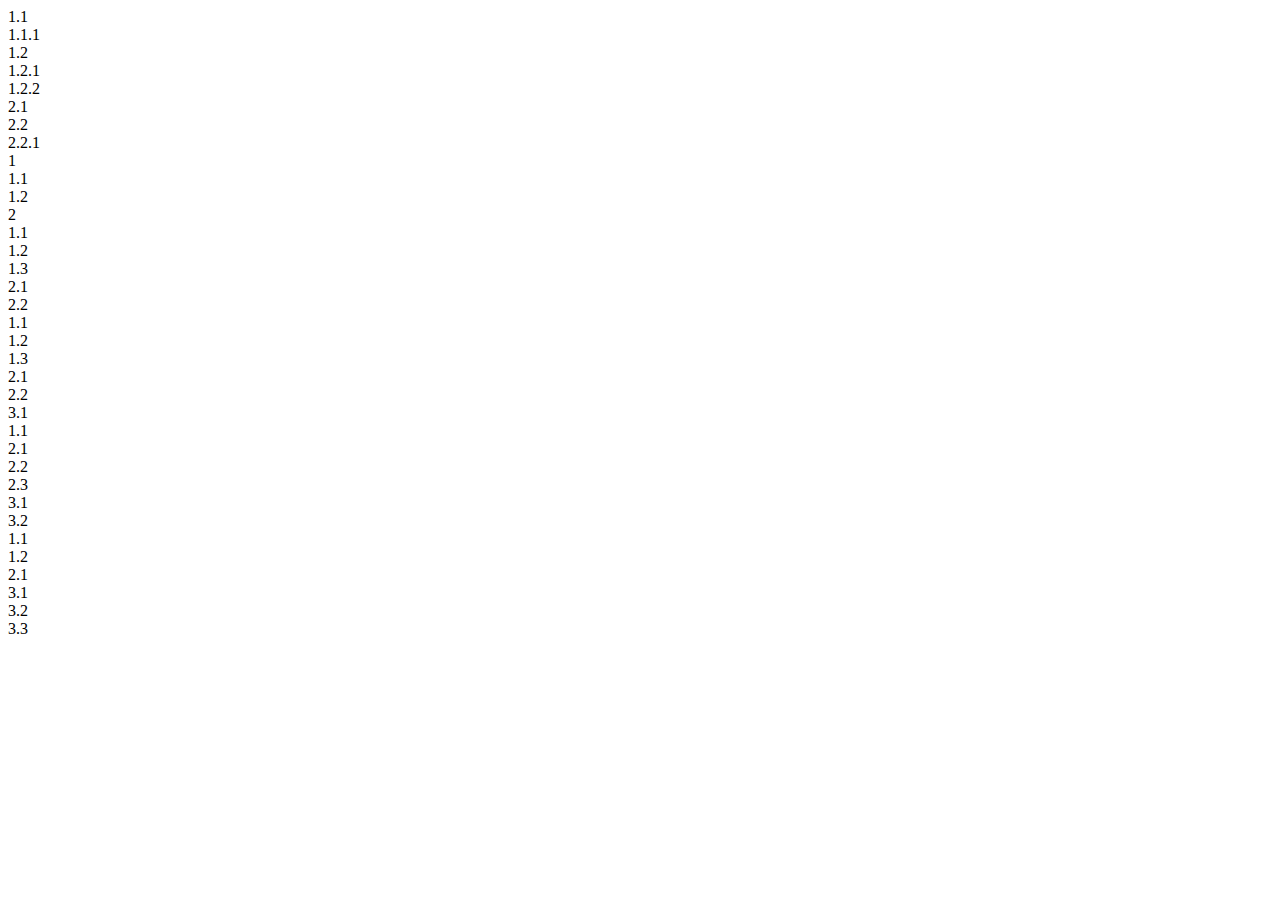
<file: Task-113/task.html>
<!doctype html>
<html>

<head>
    <title>Layout</title>
    <meta name="viewport" content="width=device-width, initial-scale=1.0" />
    <link href="https://cdn.jsdelivr.net/npm/bootstrap@5.0.2/dist/css/bootstrap.min.css" rel="stylesheet"
        integrity="sha384-EVSTQN3/azprG1Anm3QDgpJLIm9Nao0Yz1ztcQTwFspd3yD65VohhpuuCOmLASjC" crossorigin="anonymous" />
</head>

<body>
    <!-- container -->
    <div class="container-fluid text-center">
        <!-- 1st row -->
        <div class="row bg-info p-4 m-4">
            <!-- 1st column -->
            <div class="col bg-secondary">
                <!-- 1st row -->
                <div class="row bg-warning">
                    <!-- 1st column -->
                    <div class="col bg-success p-2">
                        1.1
                    </div>
                    <!-- 2nd column -->
                    <div class="col bg-primary p-2">
                        1.1.1
                    </div>
                </div>
                <!-- 2nd row -->
                <div class="row bg-secondary">
                    <div class="col bg-secondary p-2">
                        1.2
                    </div>
                    <!-- 1st column -->
                    <div class="col bg-success p-2">
                        1.2.1
                    </div>
                    <!-- 2nd column -->
                    <div class="col bg-secondary p-2">
                        1.2.2
                    </div>
                </div>
            </div>
            <!-- 2nd column -->
            <div class="col bg-danger">
                <div class="row bg-danger">
                    <div class="col bg-danger p-2">
                        2.1
                    </div>
                </div>
                <div class="row bg-warning">
                    <div class="col bg-warning p-2">
                        2.2
                    </div>
                    <div class="col bg-primary p-2">
                        2.2.1
                    </div>
                </div>
            </div>
            <!-- 3rd column -->
            <div class="col bg-success">
                <div class="row bg-warning">
                    <div class="col bg-warning p-2">
                        1
                    </div>
                    <div class="col bg-success p-2">
                        1.1
                    </div>
                    <div class="col bg-primary p-2">
                        1.2
                    </div>
                </div>
                <div class="row bg-secondary">
                    <div class="col bg-secondary p-2">
                        2
                    </div>
                </div>
            </div>
        </div>


        <!-- 2nd row -->

        <div class="row bg-info p-4 m-4">
            <!-- 1st column -->
            <div class="col bg-warning">
                <div class="row bg-success">
                    <div class="col bg-success p-2">
                        1.1
                    </div>
                </div>
                <div class="row bg-warning">
                    <div class="col bg-primary p-2">
                        1.2
                    </div>
                </div>
                <div class="row bg-primary">
                    <div class="col bg-secondary p-2">
                        1.3
                    </div>
                </div>
            </div>
            <!-- 2nd column -->
            <div class="col bg-danger">
                <div class="row bg-danger p-3">
                    <div class="col bg-danger p-1">
                        2.1
                    </div>
                </div>
                <div class="row bg-secondary">
                    <div class="col bg-warning p-3">
                        2.2
                    </div>
                </div>
            </div>
        </div>


        <!-- 3rd row -->

        <div class="row bg-info p-4 m-4">
            <!-- 1st column -->
            <div class="col bg-success">
                <!-- 1st row -->
                <div class="row bg-primary">
                    <div class="col bg-warning p-2">
                        1.1
                    </div>
                    <div class="col bg-danger p-2">
                        1.2
                    </div>
                    <div class="col bg-success p-2">
                        1.3
                    </div>
                </div>
                <!-- 2nd row -->
                <div class="row bg-success">
                    <div class="col bg-primary p-2">
                        2.1
                    </div>
                    <div class="col bg-secondary p-2">
                        2.2
                    </div>
                </div>
                <!-- 3rd row -->
                <div class="row bg-danger">
                    <div class="col bg-danger p-2">
                        3.1
                    </div>
                </div>
            </div>
            <!-- 2nd column -->
            <div class="col bg-warning">
                <!-- 1st row -->
                <div class="row bg-danger">
                    <div class="col bg-warning p-2">
                        1.1
                    </div>
                </div>
                <!-- 2nd row -->
                <div class="row bg-primary">
                    <div class="col bg-primary p-2">
                        2.1
                    </div>
                    <div class="col bg-danger p-2">
                        2.2
                    </div>
                    <div class="col bg-success p-2">
                        2.3
                    </div>
                </div>
                <!-- 3rd row -->
                <div class="row bg-success">
                    <div class="col bg-success p-2">
                        3.1
                    </div>
                    <div class="col bg-secondary p-2">
                        3.2
                    </div>
                </div>
            </div>
            <div class="col bg-danger">
                <!-- 3rd column -->
                <div class="col bg-primary">
                    <!-- 1st row -->
                    <div class="row bg-success">
                        <div class="col bg-primary p-2">
                            1.1
                        </div>
                        <div class="col bg-secondary p-2">
                            1.2
                        </div>
                    </div>
                    <!-- 2nd row -->
                    <div class="row bg-danger">
                        <div class="col bg-danger p-2">
                            2.1
                        </div>
                    </div>
                    <!-- 3rd row -->
                    <div class="row bg-primary">
                        <div class="col bg-warning p-2">
                            3.1
                        </div>
                        <div class="col bg-primary p-2">
                            3.2
                        </div>
                        <div class="col bg-success p-2">
                            3.3
                        </div>
                    </div>
                </div>
            </div>
        </div>
        <script src="https://cdn.jsdelivr.net/npm/bootstrap@5.0.2/dist/js/bootstrap.bundle.min.js"
            integrity="sha384-MrcW6ZMFYlzcLA8Nl+NtUVF0sA7MsXsP1UyJoMp4YLEuNSfAP+JcXn/tWtIaxVXM"
            crossorigin="anonymous">
        </script>
</body>

</html>
</file>
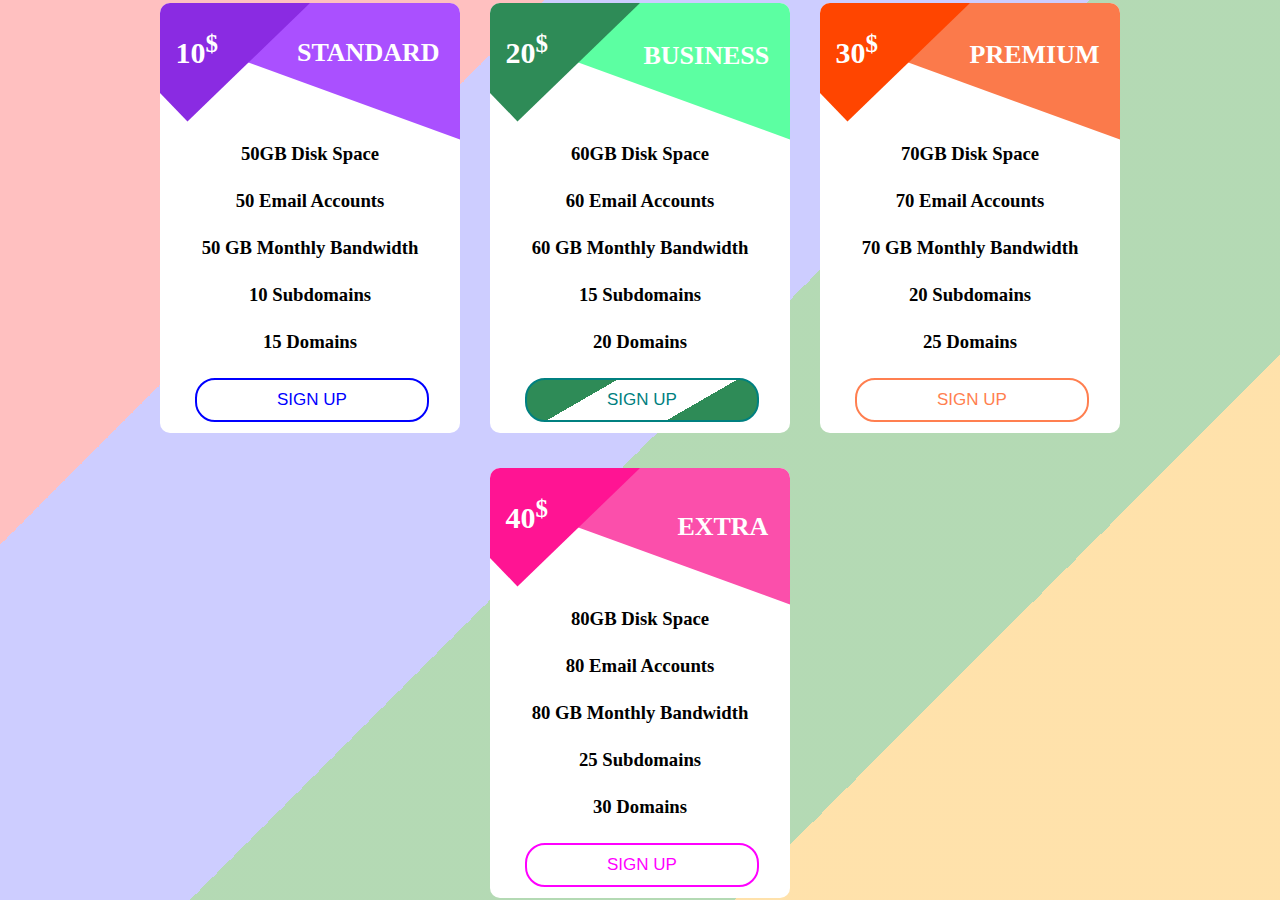
<file: task-114/task.html>
<!DOCTYPE html>
<html>

<head>
    <title>Task 2</title>
    <link rel="stylesheet" type="text/css" href="./task.css" />
    <meta name="viewport" content="width=device-width, initial-scale=1.0" />
</head>

<body>
    <!-- container -->
    <div class="container">
        <!-- card 1 -->
        <div class="card card1">
            <!-- shapes -->
            <div class="shapes">
                <div class="left_shape">
                    <h2>10<sup>$</sup></h2>
                </div>
                <div class="right_shape">
                    <h2>STANDARD</h2>
                </div>
            </div>
            <!-- center content -->
            <div class="content">
                <h3>50GB Disk Space</h3>
                <h3>50 Email Accounts</h3>
                <h3>50 GB Monthly Bandwidth</h3>
                <h3>10 Subdomains</h3>
                <h3>15 Domains</h3>
            </div>
            <!-- button -->
            <div class="btn">
                <button>SIGN UP</button>
            </div>
        </div>

        <!-- card 2 -->

        <div class="card card2">
            <!-- shapes -->
            <div class="shapes">
                <div class="left_shape">
                    <h2>20<sup>$</sup></h2>
                </div>
                <div class="right_shape">
                    <h2>BUSINESS</h2>
                </div>
            </div>
            <!-- center content -->
            <div class="content">
                <h3>60GB Disk Space</h3>
                <h3>60 Email Accounts</h3>
                <h3>60 GB Monthly Bandwidth</h3>
                <h3>15 Subdomains</h3>
                <h3>20 Domains</h3>
            </div>
            <!-- button -->
            <div class="btn">
                <button>SIGN UP</button>
            </div>
        </div>

        <!-- card 3 -->

        <div class="card card3">
            <!-- shapes -->
            <div class="shapes">
                <div class="left_shape">
                    <h2>30<sup>$</sup></h2>
                </div>
                <div class="right_shape">
                    <h2>PREMIUM</h2>
                </div>
            </div>
            <!-- center content -->
            <div class="content">
                <h3>70GB Disk Space</h3>
                <h3>70 Email Accounts</h3>
                <h3>70 GB Monthly Bandwidth</h3>
                <h3>20 Subdomains</h3>
                <h3>25 Domains</h3>
            </div>
            <!-- button -->
            <div class="btn">
                <button>SIGN UP</button>
            </div>
        </div>

        <!-- card 4 -->

        <div class="card card4">
            <!-- shapes -->
            <div class="shapes">
                <div class="left_shape">
                    <h2>40<sup>$</sup></h2>
                </div>
                <div class="right_shape">
                    <h2>EXTRA</h2>
                </div>
            </div>
            <!-- center content -->
            <div class="content">
                <h3>80GB Disk Space</h3>
                <h3>80 Email Accounts</h3>
                <h3>80 GB Monthly Bandwidth</h3>
                <h3>25 Subdomains</h3>
                <h3>30 Domains</h3>
            </div>
            <!-- button -->
            <div class="btn">
                <button>SIGN UP</button>
            </div>
        </div>
    </div>
</body>

</html>
</file>
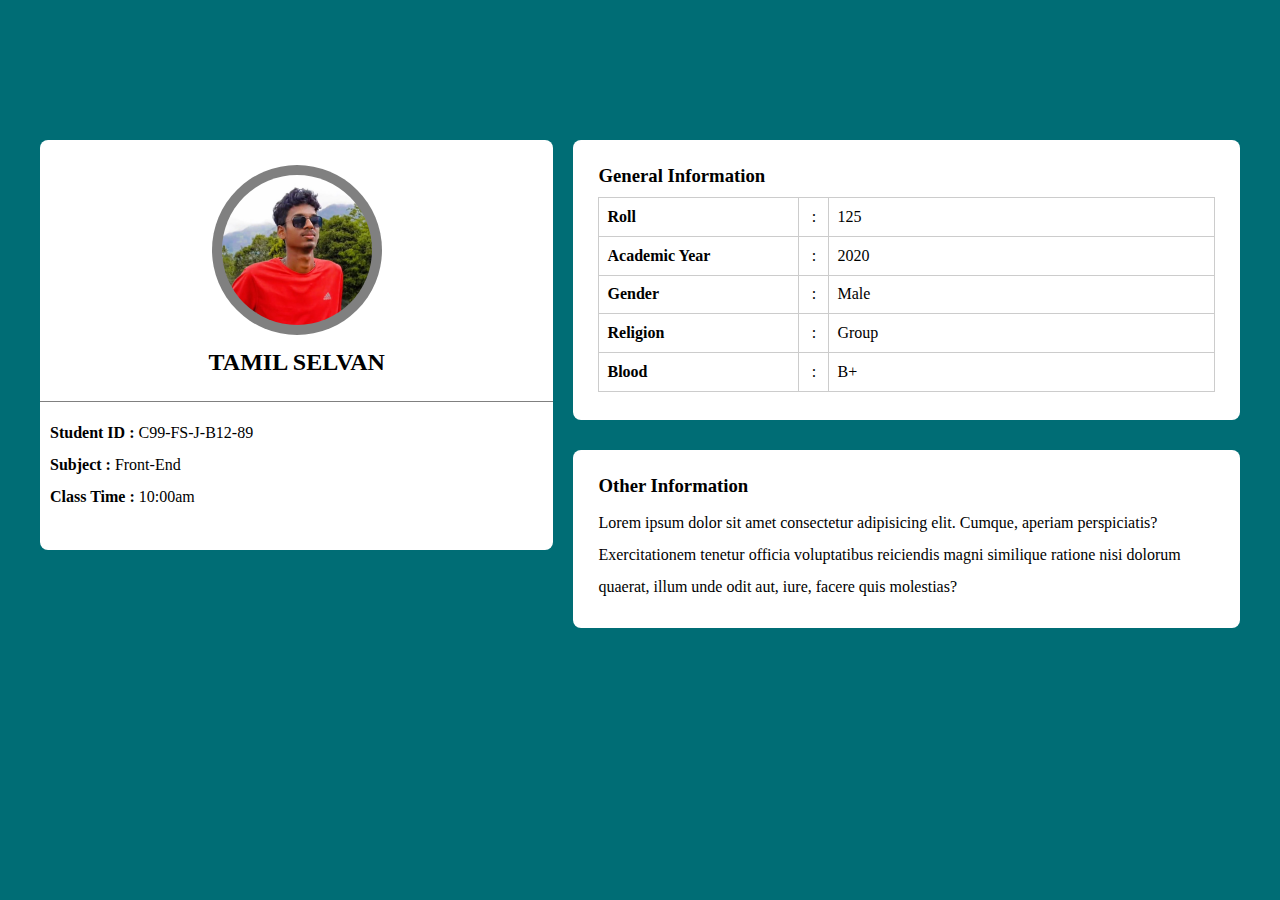
<file: task77-@media query task/task77.html>
<!DOCTYPE html>
<html lang="en">

<head>
    <meta charset="UTF-8">
    <meta name="viewport" content="width=device-width, initial-scale=1.0">
    <title>Student Profile</title>
    <link rel="stylesheet" href="task77.css">
</head>

<body>

    <main>

        <!-- LEFT SECTION -->
        
        <div class="left-box">
            <img src="rahul.jpg" />
            <h2>TAMIL SELVAN</h2>
            <div class="d1">

            </div>

            <div class="detail-box">
                <p><strong>Student ID :</strong> C99-FS-J-B12-89</p>

                <p><strong>Subject :</strong> Front-End</p>
                <p><strong>Class Time :</strong> 10:00am</p>
            </div>
        </div>
        
        

        <!-- RIGHT SECTION -->
         <div class="tamil">
        <div class="right-box">

            <div class="general-info">
                <h3>General Information</h3>
                <table>
                    <tr>
                        <th>Roll</th>
                        <td class="t1">:</td>
                        <td> 125</td>
                    </tr>
                    <tr>
                        <th>Academic Year</th>
                        <td class="t1">:</td>
                        <td> 2020</td>
                    </tr>
                    <tr>
                        <th>Gender</th>
                        <td class="t1">:</td>
                        <td> Male</td>
                    </tr>
                    <tr>
                        <th>Religion</th>
                        <td class="t1">:</td>
                        <td> Group</td>
                    </tr>
                    <tr>
                        <th>Blood</th>
                        <td class="t1">:</td>
                        <td> B+</td>
                    </tr>
                </table>
            </div>

            <div class="other-info">
                <h3>Other Information</h3>
                <p>
                    Lorem ipsum dolor sit amet consectetur adipisicing elit. Cumque, aperiam perspiciatis?
                    Exercitationem tenetur officia voluptatibus reiciendis magni similique ratione nisi dolorum quaerat,
                    illum unde odit aut, iure, facere quis molestias?
                </p>
            </div>
            </div>

        </div>

    </main>

</body>

</html>
</file>
<file: task-114/task.css>
* {
    box-sizing: border-box;
    margin: 0px;
    padding: 0px;
}

/* container */
.container {
    min-height: 100vh;
    display: flex;
    justify-content: center;
    align-items: center;
    flex-wrap: wrap;
    gap: 30px;
    background-image: linear-gradient(135deg,
            rgba(255, 0, 0, 0.248) 25%,
            rgba(0, 0, 255, 0.197) 25% 50%,
            rgba(0, 128, 0, 0.296) 50% 75%,
            rgba(255, 166, 0, 0.33) 75%);
}
/* card common */
.card {
    height: 430px;
    width: 300px;
    background-color: white;
    border-radius: 10px;
    overflow: hidden;
}
/* shapes div common */
.shapes {
    display: flex;
    justify-content: center;
    align-items: center;
    position: relative;
}
/* left shape common */
.left_shape {
    height: 140px;
    width: 170px;
    position: absolute;
    left: -45px;
    transform: rotate(-44deg);
    top: -61px;
    z-index: 1;
}
/* left shape text */
.left_shape h2 {
    transform: rotate(44deg);
    position: absolute;
    font-size: 30px;
    color: white;
    top: 75px;
    left: 35px;
}
/* right shape common */
.right_shape {
    height: 140px;
    width: 240px;
    position: absolute;
    right: -32px;
    top: -40px;
    transform: rotate(20deg);
}
/* right shape text */
.right_shape h2 {
    transform: rotate(-20deg);
    position: absolute;
    font-size: 26px;
    color: white;
    top: 75px;
    right: 45px;
}
/* center content common */
.content {
    text-align: center;
    position: relative;
    top: 115px;
}
/* cneter content heading */
.content h3 {
    margin: 25px 0px;
}
/* button div */
.btn {
    position: relative;
}
/* button common */
.btn button {
    border: none;
    background-color: transparent;
    padding: 10px 80px;
    font-size: 17px;
    border-radius: 20px;
    position: absolute;
    top: 115px;
    left: 35px;
}
/* left shape 1 */
.card1 .left_shape {
    background-color:blueviolet;
}
/* right shape 1 */
.card1 .right_shape {
    background-color: rgb(170, 80, 255);
}
/* 1st button */
.card1 button {
    border: 2px solid blue;
    color: blue;
}
/* left shape 2 */
.card2 .left_shape {
    background-color: seagreen;
}
/* right shape 2 */
.card2 .right_shape {
    background-color: rgb(92, 255, 162);
}
/* 2nd button */
.card2 button {
    border: 2px solid teal;
     background: linear-gradient(150deg,
                seagreen 0%,
                seagreen 30%,
                white 30%,
                white 70%,
                seagreen 70%,
                seagreen 100%);
    color: teal;
}
/* left shape 3 */
.card3 .left_shape {
    background-color: orangered;
}
/* right shape 3 */
.card3 .right_shape {
    background-color: rgb(251, 122, 75);
}
/* 3rd button */
.card3 button {
    border: 2px solid coral;
    color: coral;
}
/* left shape 4 */
.card4 .left_shape {
    background-color: deeppink;
}
/* right shape 4 */
.card4 .right_shape {
    background-color:rgb(251, 79, 171);
}
/* 4th button */
.card4 button {
    border: 2px solid magenta;
    color: magenta;
}
</file>
<file: task77-@media query task/task77.css>
* {
    margin: 0;
    padding: 0;
    box-sizing: border-box;
    
}

body {
    background-color: #006d75;
    padding: 40px;
}

main {
    display: flex;
    justify-content: center;
    gap: 30px;
    margin-top: 100px;
}

/* Left Box */
.left-box {
    width: 300px;
    height: 410px;
    background: #fff;
    border-radius:8px;
   
    text-align: center;
}
.d1{
    min-height:1px;
    width: 100%;
    background-color: gray;
    margin-top: 25px;
}
img{
    width: 170px;
    height: 170px;
    /* border:2px double gray; */
    background-color: gray;
    border-radius: 50%;
    margin-bottom: 10px;
    padding:10px;
    margin-top: 25px;
    
}

.detail-box {
    
    margin-top:5px;
    text-align: left;
    padding: 10px;
}

/* Right Box */
.right-box {
    width: 700px;
    display: flex;
    flex-direction: column;
    gap: 30px;
}



/* General Info Box */
.general-info {
    background: #fff;
    border-radius:8px;
    padding: 25px;
    height:280px;
}

/* Other Information Box */
.other-info {
    background: #fff;
    border-radius:8px;
    padding: 25px;
    min-height: 160px;
}
h3{
    margin-bottom: 10px;
}
table{
    width: 100%;
    min-height: 195px;
    margin-top: 10px;
    border-collapse: collapse;
}
th{
    border: 1px solid #ccc;
    padding: 8px;
    text-align: left;
    width: 200px;


}
.t1{
    width: 30px;
    text-align: center;
}

td{
    border: 1px solid #ccc;
    padding: 8px;


}


p{
    line-height: 2;
    font-size: 16px;

}

@media only screen and (min-width:300px) and (max-width:600px)

{
  .left-box{
     main{
        flex-direction: column;
        min-width: 410px;
        justify-content: center;
        align-items: center;
        width:100%;
    }
  }

 
    
}/* 300px to 600px (Small screen: Mobile) */
@media only screen and (min-width:300px) and (max-width:600px) {
    *{
        box-sizing: border-box;
    }
    main {
        flex-direction: column;
        width: 100%;
        height: 110%;
        align-items: center;
    }

    .left-box {
        width: 90%;
        margin-bottom: 20px;
    }

    .right-box {
        width: 95%;
    }
}

/* 600px to 900px (Tablet) */
@media only screen and (min-width:600px) and (max-width:900px) {
    main {
        flex-direction: column;
        width: 100%;
        align-items: center;
        gap: 20px;
    }

    .left-box {
        width:100%;
        margin-bottom: 20px;
    }

    .right-box {
        width:100%;
    }
}

/* 900px to 1500px (Laptop and Desktop - slightly narrower) */
@media only screen and (min-width:900px) and (max-width:1500px) {
    main {
        gap: 20px;
        width: 100%;
    }

    .left-box {

        width:100%;
    }

    .right-box {
        width:100%;
    }
}
</file>
